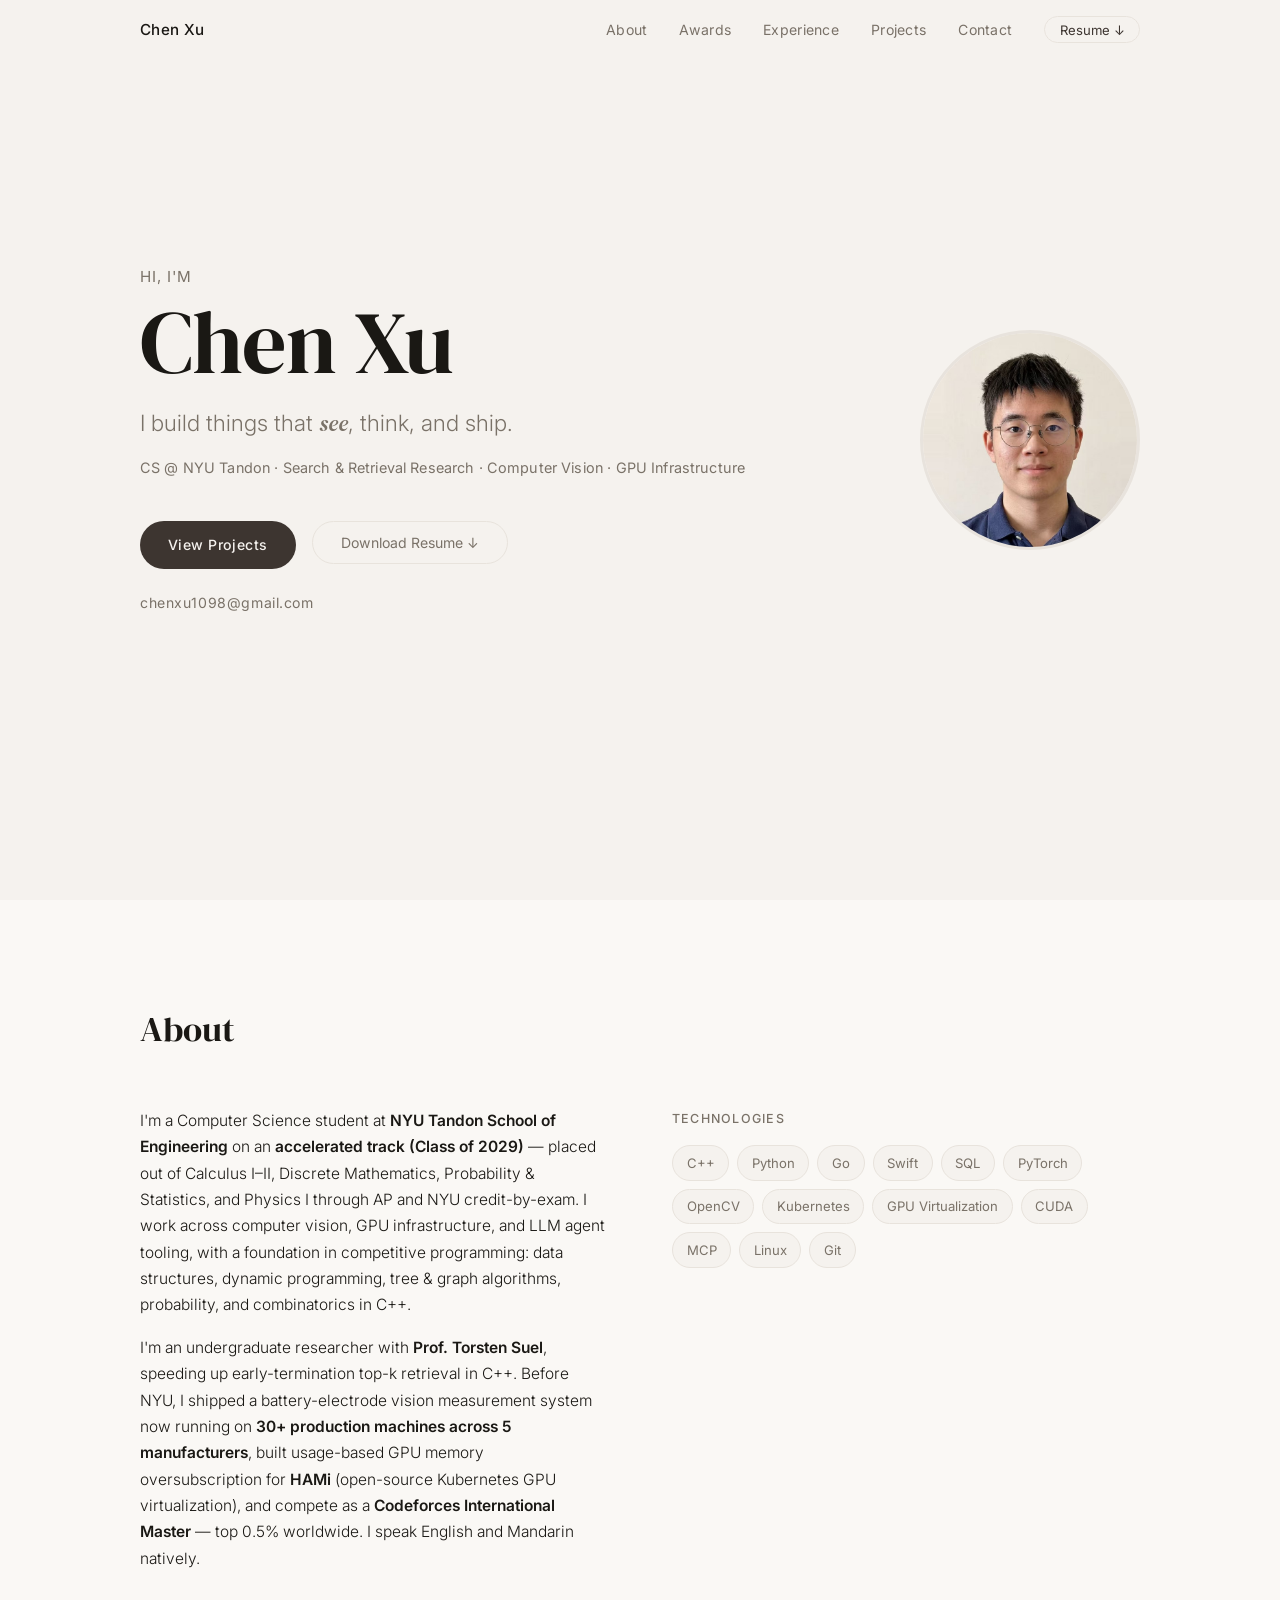
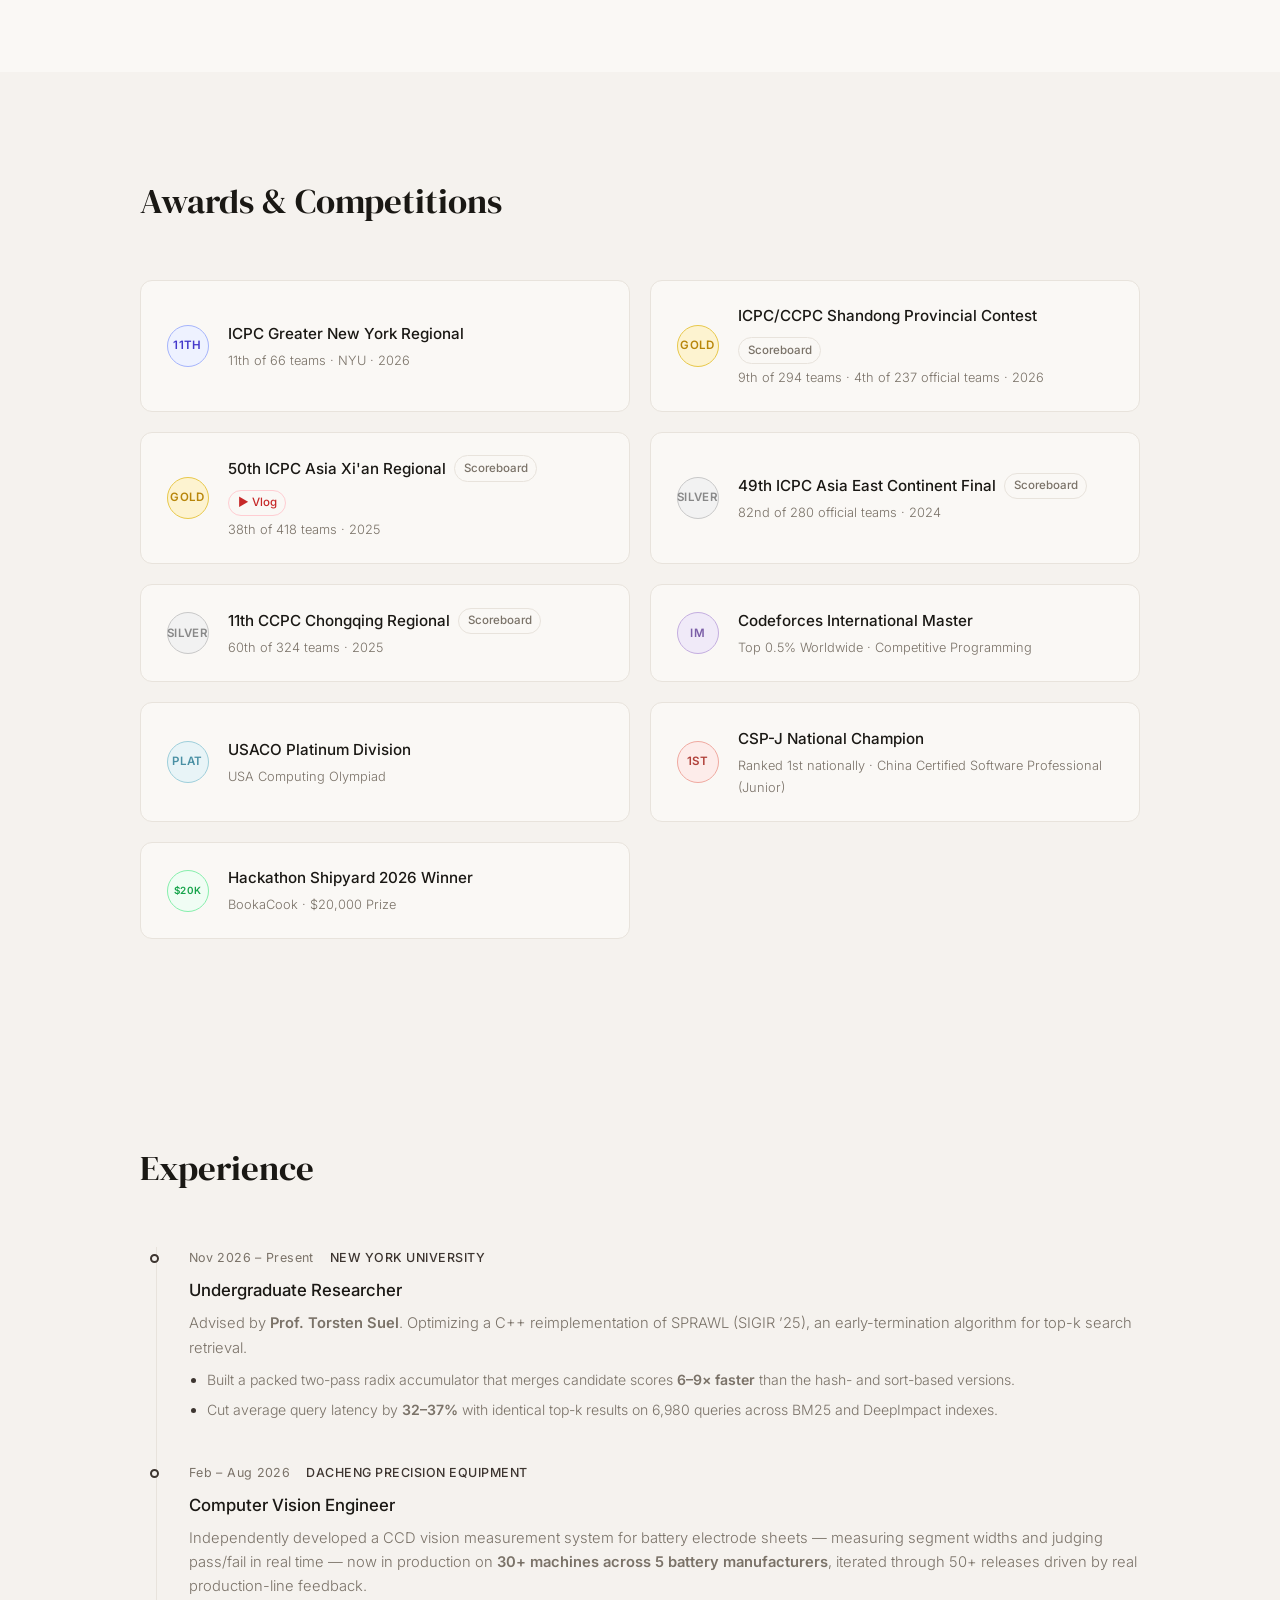
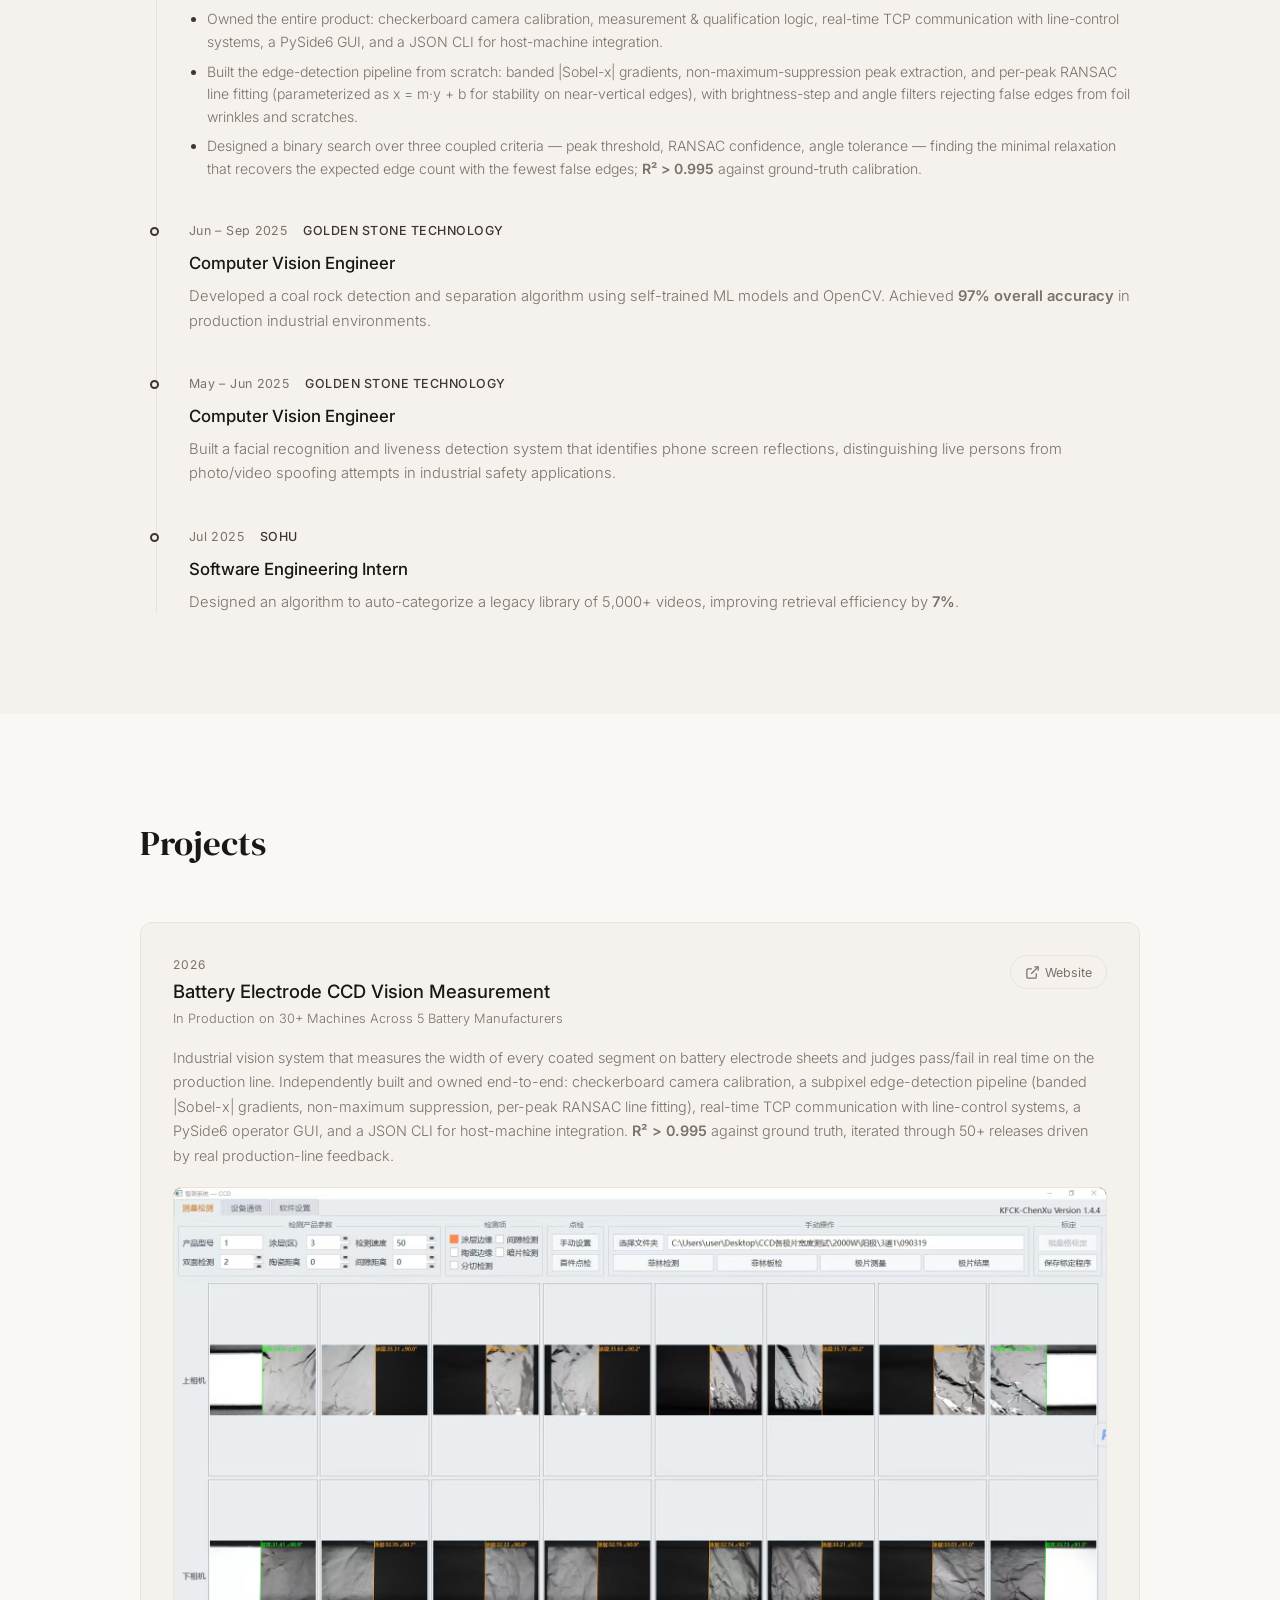
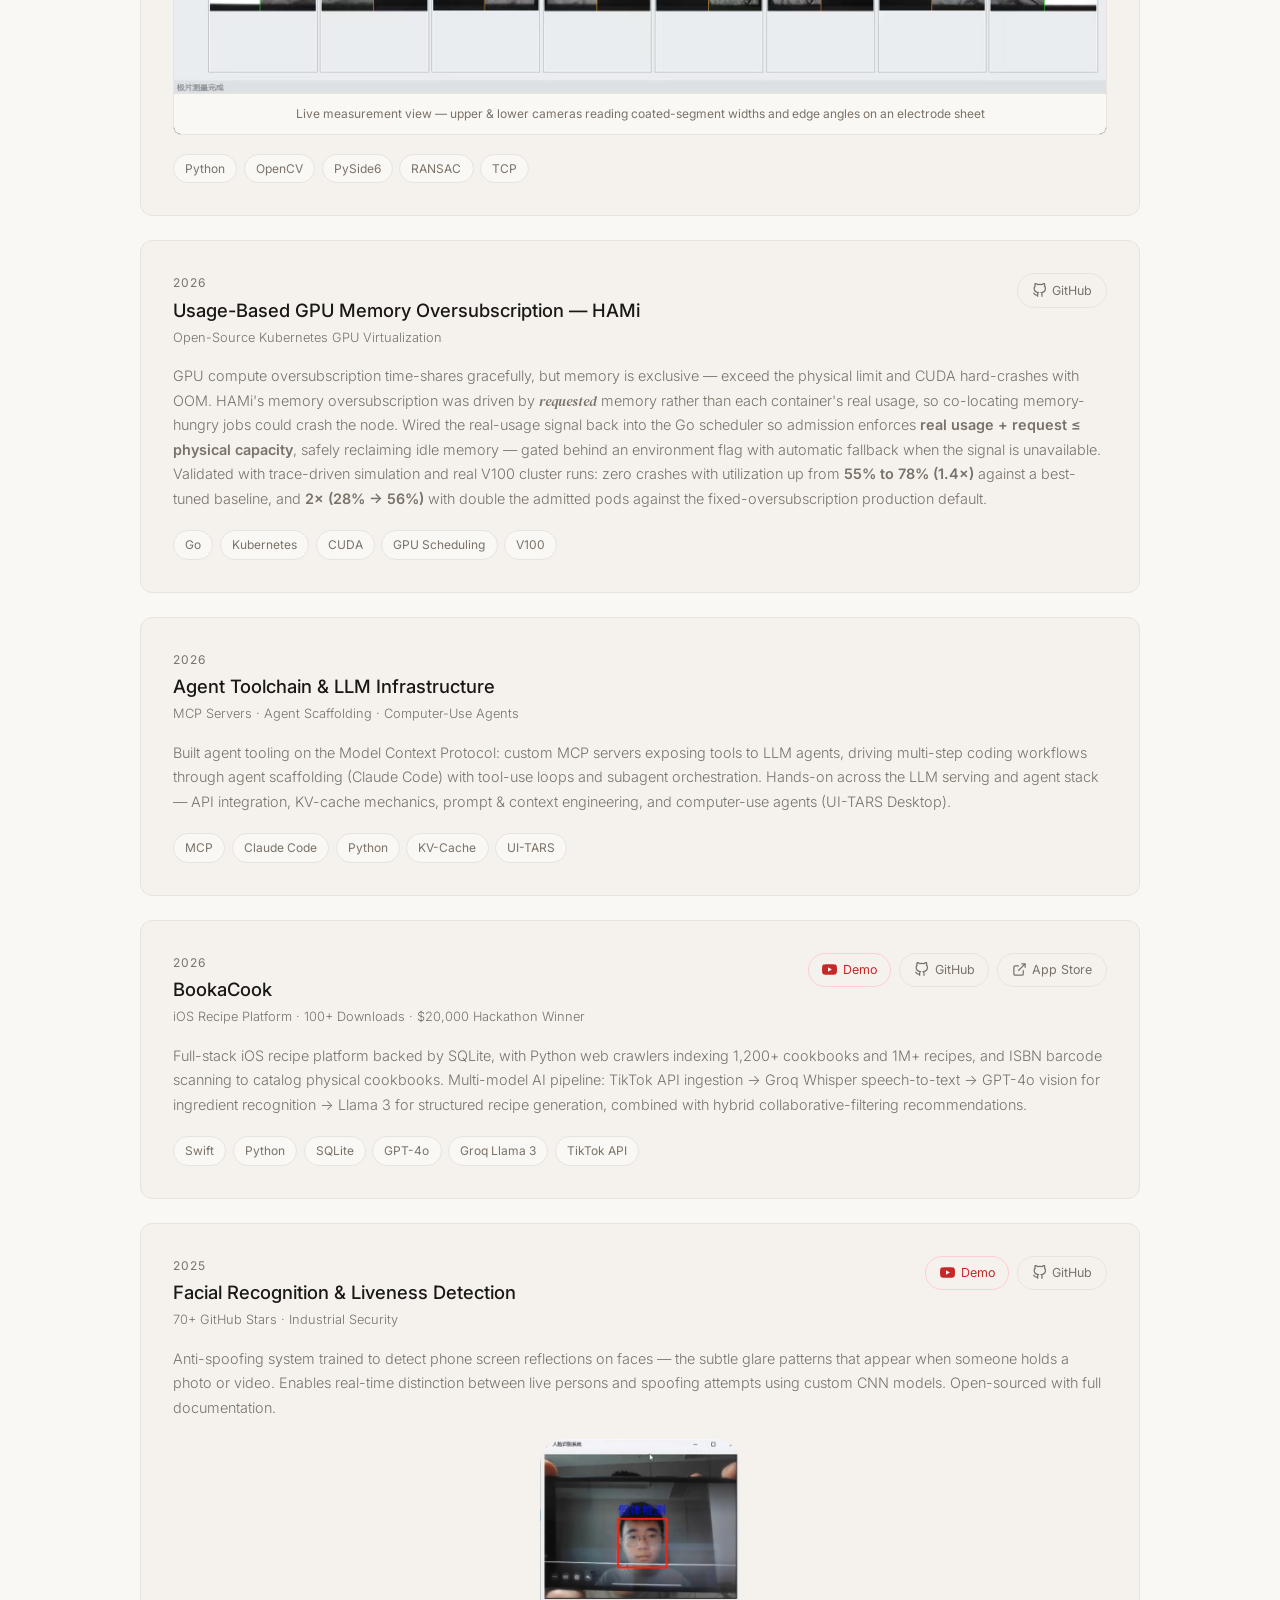
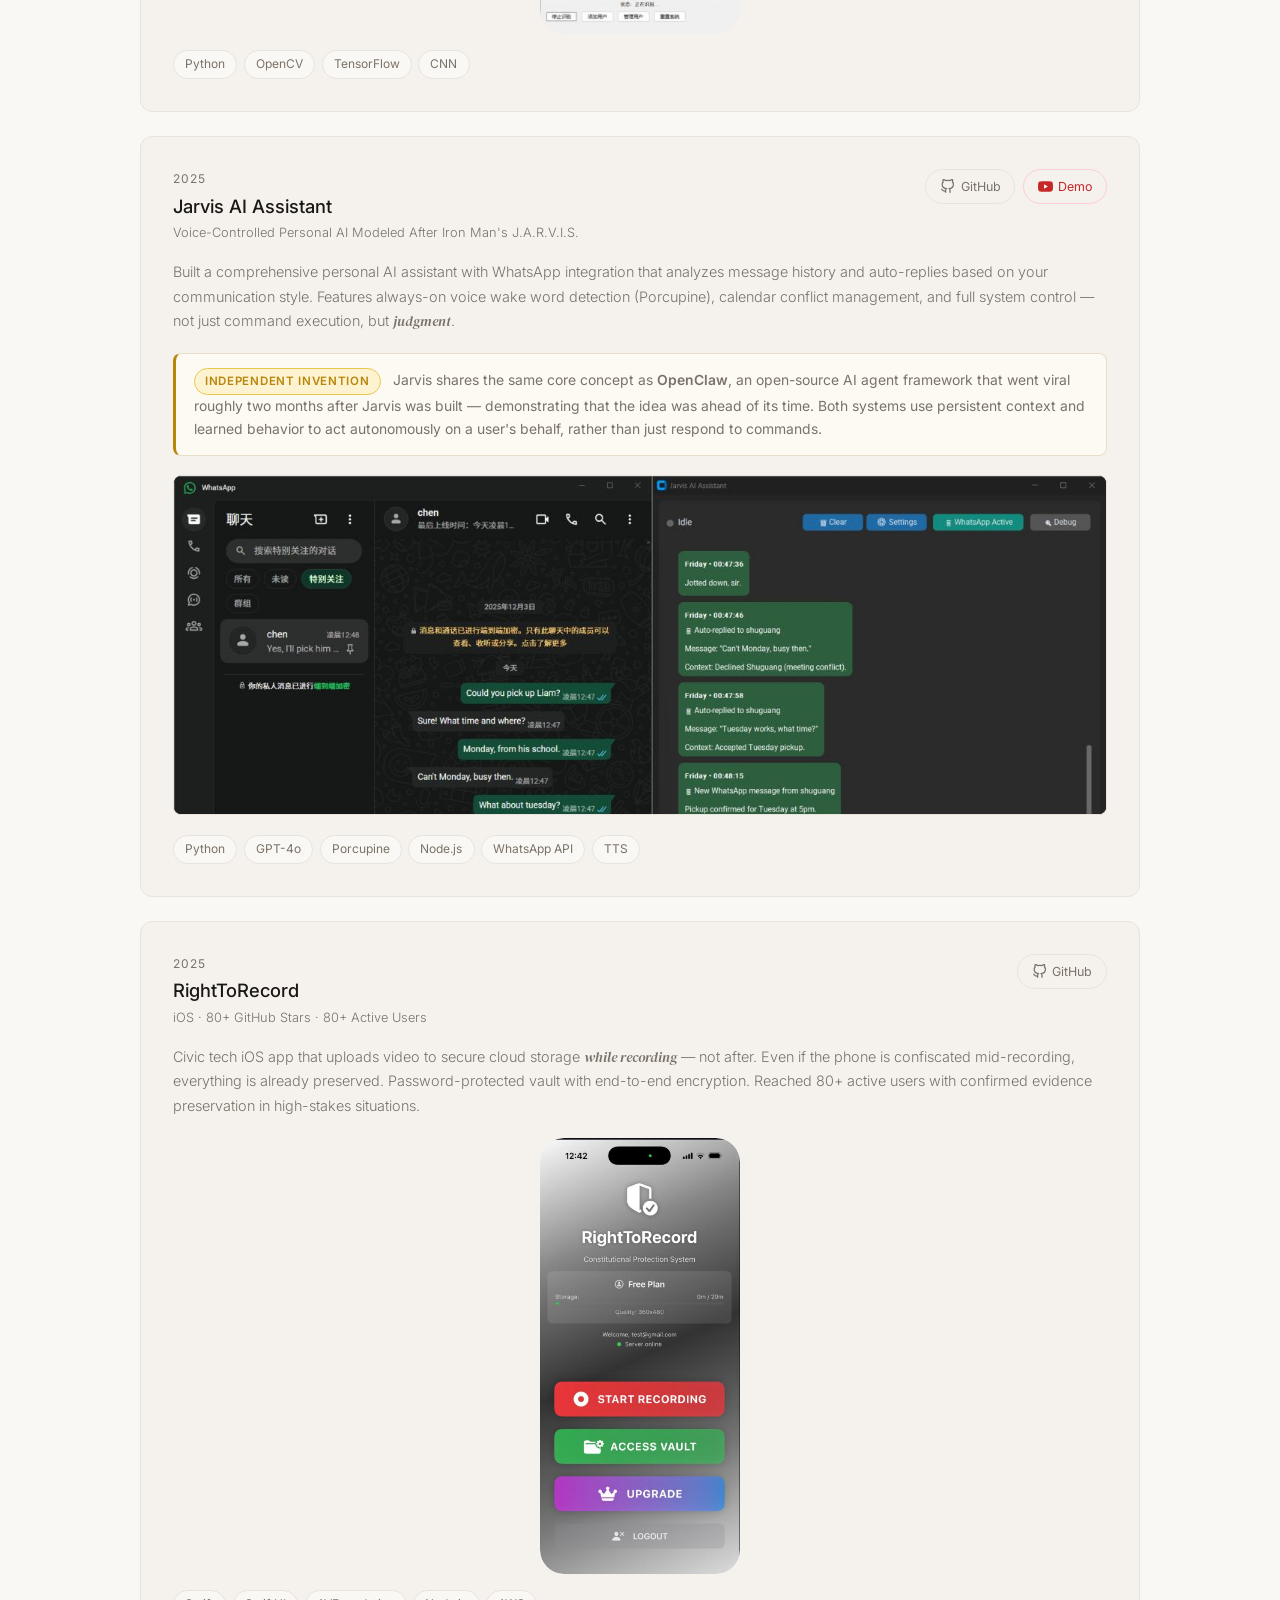
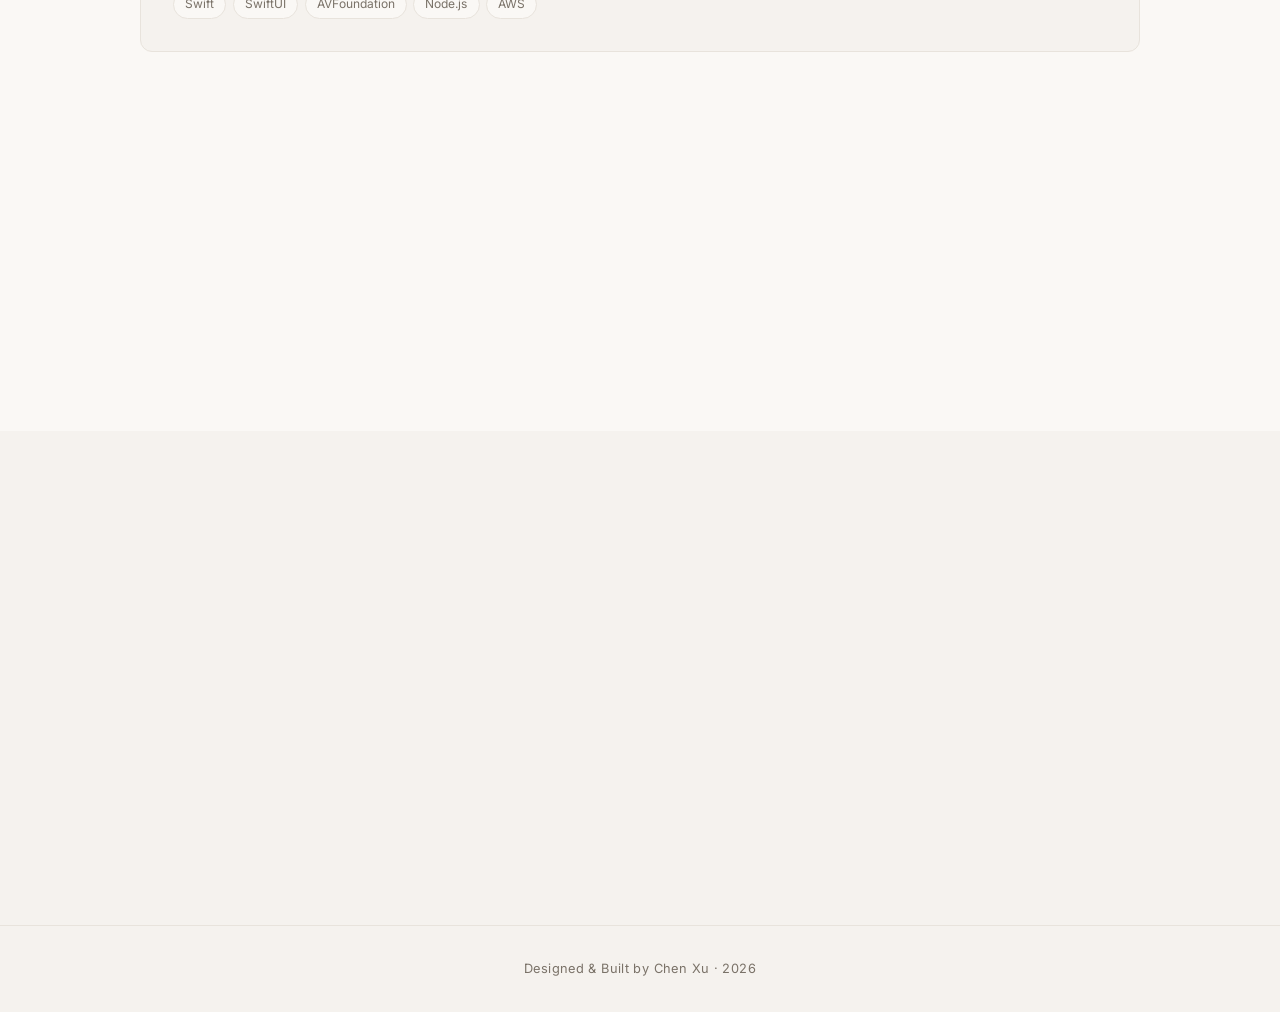
<file: index.html>
<!DOCTYPE html>
<html lang="en">
<head>
  <meta charset="UTF-8" />
  <meta name="viewport" content="width=device-width, initial-scale=1.0" />
  <title>Chen Xu</title>
  <link rel="preconnect" href="https://fonts.googleapis.com" />
  <link rel="preconnect" href="https://fonts.gstatic.com" crossorigin />
  <link href="https://fonts.googleapis.com/css2?family=Inter:wght@300;400;500;600&family=DM+Serif+Display:ital@0;1&display=swap" rel="stylesheet" />
  <link rel="stylesheet" href="style.css" />
</head>
<body>

  <!-- NAV -->
  <nav id="nav">
    <div class="nav-inner">
      <span class="nav-name">Chen Xu</span>
      <ul class="nav-links">
        <li><a href="#about">About</a></li>
        <li><a href="#competitions">Awards</a></li>
        <li><a href="#experience">Experience</a></li>
        <li><a href="#projects">Projects</a></li>
        <li><a href="#contact">Contact</a></li>
        <li class="resume-dd resume-dd-right">
          <button type="button" class="nav-resume resume-dd-toggle" aria-haspopup="true" aria-expanded="false">Resume ↓</button>
          <div class="resume-menu">
            <a href="resume-en.pdf" download="Chen-Xu-Resume.pdf">English <span>PDF</span></a>
            <a href="resume-cn.pdf" download="许琛简历.pdf">中文 · Chinese <span>PDF</span></a>
          </div>
        </li>
      </ul>
    </div>
  </nav>

  <!-- HERO -->
  <section id="hero">
    <div class="hero-inner">
      <div class="hero-text reveal">
        <p class="hero-greeting">Hi, I'm</p>
        <h1 class="hero-name">Chen Xu</h1>
        <p class="hero-tagline">I build things that <em>see</em>, think, and ship.</p>
        <p class="hero-sub">
          CS @ NYU Tandon &middot; Search &amp; Retrieval Research &middot; Computer Vision &middot; GPU Infrastructure
        </p>
        <div class="hero-actions">
          <a href="#projects" class="btn-primary">View Projects</a>
          <div class="resume-dd">
            <button type="button" class="btn-ghost resume-dd-toggle" aria-haspopup="true" aria-expanded="false">Download Resume ↓</button>
            <div class="resume-menu">
              <a href="resume-en.pdf" download="Chen-Xu-Resume.pdf">English <span>PDF</span></a>
              <a href="resume-cn.pdf" download="许琛简历.pdf">中文 · Chinese <span>PDF</span></a>
            </div>
          </div>
        </div>
        <a href="mailto:chenxu1098@gmail.com" class="hero-email" id="heroEmail" aria-label="Email Chen Xu"></a>
      </div>
      <div class="hero-photo reveal delay-1">
        <img src="head.jpg" alt="Chen Xu" />
      </div>
    </div>
  </section>

  <!-- ABOUT -->
  <section id="about">
    <div class="section-inner">
      <h2 class="section-title reveal">About</h2>
      <div class="about-grid">
        <div class="about-text reveal">
          <p>
            I'm a Computer Science student at <strong>NYU Tandon School of Engineering</strong> on an
            <strong>accelerated track (Class of 2029)</strong> — placed out of Calculus I–II, Discrete
            Mathematics, Probability &amp; Statistics, and Physics I through AP and NYU credit-by-exam.
            I work across computer vision, GPU infrastructure, and LLM agent tooling, with a foundation
            in competitive programming: data structures, dynamic programming, tree &amp; graph algorithms,
            probability, and combinatorics in C++.
          </p>
          <p>
            I'm an undergraduate researcher with <strong>Prof. Torsten Suel</strong>, speeding up early-termination
            top-k retrieval in C++. Before NYU, I shipped a battery-electrode vision measurement system now running on <strong>30+ production
            machines across 5 manufacturers</strong>, built usage-based GPU memory oversubscription for
            <strong>HAMi</strong> (open-source Kubernetes GPU virtualization), and compete as a
            <strong>Codeforces International Master</strong> — top 0.5% worldwide. I speak English and
            Mandarin natively.
          </p>
        </div>
        <div class="skills-block reveal delay-1">
          <p class="skills-label">Technologies</p>
          <div class="skills-grid">
            <span>C++</span><span>Python</span><span>Go</span><span>Swift</span><span>SQL</span>
            <span>PyTorch</span><span>OpenCV</span><span>Kubernetes</span><span>GPU Virtualization</span>
            <span>CUDA</span><span>MCP</span><span>Linux</span><span>Git</span>
          </div>
        </div>
      </div>
    </div>
  </section>

  <!-- COMPETITIONS -->
  <section id="competitions">
    <div class="section-inner">
      <h2 class="section-title reveal">Awards &amp; Competitions</h2>
      <div class="comp-grid">
        <div class="comp-item reveal">
          <span class="comp-medal rank">11th</span>
          <div>
            <p class="comp-name">ICPC Greater New York Regional</p>
            <p class="comp-detail">11th of 66 teams &middot; NYU &middot; 2026</p>
          </div>
        </div>
        <div class="comp-item reveal delay-1">
          <span class="comp-medal gold">Gold</span>
          <div>
            <p class="comp-name">ICPC/CCPC Shandong Provincial Contest
              <a href="https://board.xcpcio.com/provincial-contest/2026/shandong" target="_blank" rel="noreferrer" class="comp-board">Scoreboard</a>
            </p>
            <p class="comp-detail">9th of 294 teams &middot; 4th of 237 official teams &middot; 2026</p>
          </div>
        </div>
        <div class="comp-item reveal delay-1">
          <span class="comp-medal gold">Gold</span>
          <div>
            <p class="comp-name">50th ICPC Asia Xi'an Regional
              <a href="https://board.xcpcio.com/icpc/50th/xian" target="_blank" rel="noreferrer" class="comp-board">Scoreboard</a>
              <a href="https://youtu.be/y05GVbBbQ3w" target="_blank" rel="noreferrer" class="comp-vlog">▶ Vlog</a>
            </p>
            <p class="comp-detail">38th of 418 teams &middot; 2025</p>
          </div>
        </div>
        <div class="comp-item reveal">
          <span class="comp-medal silver">Silver</span>
          <div>
            <p class="comp-name">49th ICPC Asia East Continent Final
              <a href="https://board.xcpcio.com/icpc/49th/ecfinal" target="_blank" rel="noreferrer" class="comp-board">Scoreboard</a>
            </p>
            <p class="comp-detail">82nd of 280 official teams &middot; 2024</p>
          </div>
        </div>
        <div class="comp-item reveal delay-1">
          <span class="comp-medal silver">Silver</span>
          <div>
            <p class="comp-name">11th CCPC Chongqing Regional
              <a href="https://board.xcpcio.com/ccpc/11th/chongqing" target="_blank" rel="noreferrer" class="comp-board">Scoreboard</a>
            </p>
            <p class="comp-detail">60th of 324 teams &middot; 2025</p>
          </div>
        </div>
        <div class="comp-item reveal">
          <span class="comp-medal cf">IM</span>
          <div>
            <p class="comp-name">Codeforces International Master</p>
            <p class="comp-detail">Top 0.5% Worldwide &middot; Competitive Programming</p>
          </div>
        </div>
        <div class="comp-item reveal delay-1">
          <span class="comp-medal plat">Plat</span>
          <div>
            <p class="comp-name">USACO Platinum Division</p>
            <p class="comp-detail">USA Computing Olympiad</p>
          </div>
        </div>
        <div class="comp-item reveal">
          <span class="comp-medal champ">1st</span>
          <div>
            <p class="comp-name">CSP-J National Champion</p>
            <p class="comp-detail">Ranked 1st nationally &middot; China Certified Software Professional (Junior)</p>
          </div>
        </div>
        <div class="comp-item reveal">
          <span class="comp-medal hack">$20K</span>
          <div>
            <p class="comp-name">Hackathon Shipyard 2026 Winner</p>
            <p class="comp-detail">BookaCook &middot; $20,000 Prize</p>
          </div>
        </div>
      </div>
    </div>
  </section>

  <!-- EXPERIENCE -->
  <section id="experience">
    <div class="section-inner">
      <h2 class="section-title reveal">Experience</h2>
      <div class="timeline">

        <div class="timeline-item reveal">
          <div class="timeline-meta">
            <span class="timeline-date">Nov 2026 – Present</span>
            <span class="timeline-company">New York University</span>
          </div>
          <div class="timeline-content">
            <h3>Undergraduate Researcher</h3>
            <p>Advised by <strong>Prof. Torsten Suel</strong>. Optimizing a C++ reimplementation of SPRAWL (SIGIR&nbsp;’25), an early-termination algorithm for top-k search retrieval.</p>
            <ul class="timeline-bullets">
              <li>Built a packed two-pass radix accumulator that merges candidate scores <strong>6–9&times; faster</strong> than the hash- and sort-based versions.</li>
              <li>Cut average query latency by <strong>32–37%</strong> with identical top-k results on 6,980 queries across BM25 and DeepImpact indexes.</li>
            </ul>
          </div>
        </div>

        <div class="timeline-item reveal">
          <div class="timeline-meta">
            <span class="timeline-date">Feb – Aug 2026</span>
            <span class="timeline-company">Dacheng Precision Equipment</span>
          </div>
          <div class="timeline-content">
            <h3>Computer Vision Engineer</h3>
            <p>Independently developed a CCD vision measurement system for battery electrode sheets — measuring segment widths and judging pass/fail in real time — now in production on <strong>30+ machines across 5 battery manufacturers</strong>, iterated through 50+ releases driven by real production-line feedback.</p>
            <ul class="timeline-bullets">
              <li>Owned the entire product: checkerboard camera calibration, measurement &amp; qualification logic, real-time TCP communication with line-control systems, a PySide6 GUI, and a JSON CLI for host-machine integration.</li>
              <li>Built the edge-detection pipeline from scratch: banded |Sobel-x| gradients, non-maximum-suppression peak extraction, and per-peak RANSAC line fitting (parameterized as x&nbsp;=&nbsp;m·y&nbsp;+&nbsp;b for stability on near-vertical edges), with brightness-step and angle filters rejecting false edges from foil wrinkles and scratches.</li>
              <li>Designed a binary search over three coupled criteria — peak threshold, RANSAC confidence, angle tolerance — finding the minimal relaxation that recovers the expected edge count with the fewest false edges; <strong>R² &gt; 0.995</strong> against ground-truth calibration.</li>
            </ul>
          </div>
        </div>

        <div class="timeline-item reveal">
          <div class="timeline-meta">
            <span class="timeline-date">Jun – Sep 2025</span>
            <span class="timeline-company">Golden Stone Technology</span>
          </div>
          <div class="timeline-content">
            <h3>Computer Vision Engineer</h3>
            <p>Developed a coal rock detection and separation algorithm using self-trained ML models and OpenCV. Achieved <strong>97% overall accuracy</strong> in production industrial environments.</p>
          </div>
        </div>

        <div class="timeline-item reveal">
          <div class="timeline-meta">
            <span class="timeline-date">May – Jun 2025</span>
            <span class="timeline-company">Golden Stone Technology</span>
          </div>
          <div class="timeline-content">
            <h3>Computer Vision Engineer</h3>
            <p>Built a facial recognition and liveness detection system that identifies phone screen reflections, distinguishing live persons from photo/video spoofing attempts in industrial safety applications.</p>
          </div>
        </div>

        <div class="timeline-item reveal">
          <div class="timeline-meta">
            <span class="timeline-date">Jul 2025</span>
            <span class="timeline-company">Sohu</span>
          </div>
          <div class="timeline-content">
            <h3>Software Engineering Intern</h3>
            <p>Designed an algorithm to auto-categorize a legacy library of 5,000+ videos, improving retrieval efficiency by <strong>7%</strong>.</p>
          </div>
        </div>

      </div>
    </div>
  </section>

  <!-- PROJECTS -->
  <section id="projects">
    <div class="section-inner">
      <h2 class="section-title reveal">Projects</h2>
      <div class="projects-list">

        <!-- CCD ELECTRODE MEASUREMENT -->
        <div class="project-full reveal">
          <div class="project-full-header">
            <div class="project-full-title">
              <span class="project-year">2026</span>
              <h3>Battery Electrode CCD Vision Measurement</h3>
              <p class="project-subtitle">In Production on 30+ Machines Across 5 Battery Manufacturers</p>
            </div>
            <div class="project-full-links">
              <a href="https://chenxu.org" target="_blank" rel="noreferrer" class="link-pill">
                <svg width="15" height="15" viewBox="0 0 24 24" fill="none" stroke="currentColor" stroke-width="2"><path d="M18 13v6a2 2 0 0 1-2 2H5a2 2 0 0 1-2-2V8a2 2 0 0 1 2-2h6"/><polyline points="15 3 21 3 21 9"/><line x1="10" y1="14" x2="21" y2="3"/></svg>
                Website
              </a>
            </div>
          </div>
          <p class="project-desc">Industrial vision system that measures the width of every coated segment on battery electrode sheets and judges pass/fail in real time on the production line. Independently built and owned end-to-end: checkerboard camera calibration, a subpixel edge-detection pipeline (banded |Sobel-x| gradients, non-maximum suppression, per-peak RANSAC line fitting), real-time TCP communication with line-control systems, a PySide6 operator GUI, and a JSON CLI for host-machine integration. <strong>R&sup2; &gt; 0.995</strong> against ground truth, iterated through 50+ releases driven by real production-line feedback.</p>
          <div class="project-demo-img reveal">
            <img src="img/demo_ccd.jpeg" alt="CCD electrode measurement system — upper and lower camera views with live width and angle readouts" loading="lazy" />
            <p class="img-caption">Live measurement view — upper &amp; lower cameras reading coated-segment widths and edge angles on an electrode sheet</p>
          </div>
          <div class="project-tags">
            <span>Python</span><span>OpenCV</span><span>PySide6</span><span>RANSAC</span><span>TCP</span>
          </div>
        </div>

        <!-- HAMI GPU MEMORY OVERSUBSCRIPTION -->
        <div class="project-full reveal">
          <div class="project-full-header">
            <div class="project-full-title">
              <span class="project-year">2026</span>
              <h3>Usage-Based GPU Memory Oversubscription — HAMi</h3>
              <p class="project-subtitle">Open-Source Kubernetes GPU Virtualization</p>
            </div>
            <div class="project-full-links">
              <a href="https://github.com/Project-HAMi/HAMi" target="_blank" rel="noreferrer" class="link-pill">
                <svg width="15" height="15" viewBox="0 0 24 24" fill="none" stroke="currentColor" stroke-width="2"><path d="M9 19c-5 1.5-5-2.5-7-3m14 6v-3.87a3.37 3.37 0 0 0-.94-2.61c3.14-.35 6.44-1.54 6.44-7A5.44 5.44 0 0 0 20 4.77 5.07 5.07 0 0 0 19.91 1S18.73.65 16 2.48a13.38 13.38 0 0 0-7 0C6.27.65 5.09 1 5.09 1A5.07 5.07 0 0 0 5 4.77a5.44 5.44 0 0 0-1.5 3.78c0 5.42 3.3 6.61 6.44 7A3.37 3.37 0 0 0 9 18.13V22"/></svg>
                GitHub
              </a>
            </div>
          </div>
          <p class="project-desc">GPU compute oversubscription time-shares gracefully, but memory is exclusive — exceed the physical limit and CUDA hard-crashes with OOM. HAMi's memory oversubscription was driven by <em>requested</em> memory rather than each container's real usage, so co-locating memory-hungry jobs could crash the node. Wired the real-usage signal back into the Go scheduler so admission enforces <strong>real usage + request &le; physical capacity</strong>, safely reclaiming idle memory — gated behind an environment flag with automatic fallback when the signal is unavailable. Validated with trace-driven simulation and real V100 cluster runs: zero crashes with utilization up from <strong>55% to 78% (1.4&times;)</strong> against a best-tuned baseline, and <strong>2&times; (28% &rarr; 56%)</strong> with double the admitted pods against the fixed-oversubscription production default.</p>
          <div class="project-tags">
            <span>Go</span><span>Kubernetes</span><span>CUDA</span><span>GPU Scheduling</span><span>V100</span>
          </div>
        </div>

        <!-- AGENT TOOLCHAIN -->
        <div class="project-full reveal">
          <div class="project-full-header">
            <div class="project-full-title">
              <span class="project-year">2026</span>
              <h3>Agent Toolchain &amp; LLM Infrastructure</h3>
              <p class="project-subtitle">MCP Servers &middot; Agent Scaffolding &middot; Computer-Use Agents</p>
            </div>
          </div>
          <p class="project-desc">Built agent tooling on the Model Context Protocol: custom MCP servers exposing tools to LLM agents, driving multi-step coding workflows through agent scaffolding (Claude Code) with tool-use loops and subagent orchestration. Hands-on across the LLM serving and agent stack — API integration, KV-cache mechanics, prompt &amp; context engineering, and computer-use agents (UI-TARS Desktop).</p>
          <div class="project-tags">
            <span>MCP</span><span>Claude Code</span><span>Python</span><span>KV-Cache</span><span>UI-TARS</span>
          </div>
        </div>

        <!-- BOOKACOCK -->
        <div class="project-full reveal">
          <div class="project-full-header">
            <div class="project-full-title">
              <span class="project-year">2026</span>
              <h3>BookaCook</h3>
              <p class="project-subtitle">iOS Recipe Platform &middot; 100+ Downloads &middot; $20,000 Hackathon Winner</p>
            </div>
            <div class="project-full-links">
              <a href="https://youtu.be/Rv-Wauw9iv4" target="_blank" rel="noreferrer" class="link-pill link-pill-yt">
                <svg width="15" height="15" viewBox="0 0 24 24" fill="currentColor"><path d="M23.495 6.205a3.007 3.007 0 0 0-2.088-2.088c-1.87-.501-9.396-.501-9.396-.501s-7.507-.01-9.396.501A3.007 3.007 0 0 0 .527 6.205a31.247 31.247 0 0 0-.522 5.805 31.247 31.247 0 0 0 .522 5.783 3.007 3.007 0 0 0 2.088 2.088c1.868.502 9.396.502 9.396.502s7.506 0 9.396-.502a3.007 3.007 0 0 0 2.088-2.088 31.247 31.247 0 0 0 .5-5.783 31.247 31.247 0 0 0-.5-5.805zM9.609 15.601V8.408l6.264 3.602z"/></svg>
                Demo
              </a>
              <a href="https://github.com/Chen1098/bookacook" target="_blank" rel="noreferrer" class="link-pill">
                <svg width="15" height="15" viewBox="0 0 24 24" fill="none" stroke="currentColor" stroke-width="2"><path d="M9 19c-5 1.5-5-2.5-7-3m14 6v-3.87a3.37 3.37 0 0 0-.94-2.61c3.14-.35 6.44-1.54 6.44-7A5.44 5.44 0 0 0 20 4.77 5.07 5.07 0 0 0 19.91 1S18.73.65 16 2.48a13.38 13.38 0 0 0-7 0C6.27.65 5.09 1 5.09 1A5.07 5.07 0 0 0 5 4.77a5.44 5.44 0 0 0-1.5 3.78c0 5.42 3.3 6.61 6.44 7A3.37 3.37 0 0 0 9 18.13V22"/></svg>
                GitHub
              </a>
              <a href="https://apps.apple.com/us/app/book-a-cook/id6758606224" target="_blank" rel="noreferrer" class="link-pill">
                <svg width="15" height="15" viewBox="0 0 24 24" fill="none" stroke="currentColor" stroke-width="2"><path d="M18 13v6a2 2 0 0 1-2 2H5a2 2 0 0 1-2-2V8a2 2 0 0 1 2-2h6"/><polyline points="15 3 21 3 21 9"/><line x1="10" y1="14" x2="21" y2="3"/></svg>
                App Store
              </a>
            </div>
          </div>
          <p class="project-desc">Full-stack iOS recipe platform backed by SQLite, with Python web crawlers indexing 1,200+ cookbooks and 1M+ recipes, and ISBN barcode scanning to catalog physical cookbooks. Multi-model AI pipeline: TikTok API ingestion &rarr; Groq Whisper speech-to-text &rarr; GPT-4o vision for ingredient recognition &rarr; Llama 3 for structured recipe generation, combined with hybrid collaborative-filtering recommendations.</p>
          <div class="project-tags">
            <span>Swift</span><span>Python</span><span>SQLite</span><span>GPT-4o</span><span>Groq Llama 3</span><span>TikTok API</span>
          </div>
        </div>

        <!-- FACIAL RECOGNITION -->
        <div class="project-full reveal">
          <div class="project-full-header">
            <div class="project-full-title">
              <span class="project-year">2025</span>
              <h3>Facial Recognition &amp; Liveness Detection</h3>
              <p class="project-subtitle">70+ GitHub Stars &middot; Industrial Security</p>
            </div>
            <div class="project-full-links">
              <a href="https://youtu.be/XRg5f1uYh4E" target="_blank" rel="noreferrer" class="link-pill link-pill-yt">
                <svg width="15" height="15" viewBox="0 0 24 24" fill="currentColor"><path d="M23.495 6.205a3.007 3.007 0 0 0-2.088-2.088c-1.87-.501-9.396-.501-9.396-.501s-7.507-.01-9.396.501A3.007 3.007 0 0 0 .527 6.205a31.247 31.247 0 0 0-.522 5.805 31.247 31.247 0 0 0 .522 5.783 3.007 3.007 0 0 0 2.088 2.088c1.868.502 9.396.502 9.396.502s7.506 0 9.396-.502a3.007 3.007 0 0 0 2.088-2.088 31.247 31.247 0 0 0 .5-5.783 31.247 31.247 0 0 0-.5-5.805zM9.609 15.601V8.408l6.264 3.602z"/></svg>
                Demo
              </a>
              <a href="https://github.com/Chen1098/Face-Recognition-With-Liveness-Detection-for-Linux-Weston" target="_blank" rel="noreferrer" class="link-pill">
                <svg width="15" height="15" viewBox="0 0 24 24" fill="none" stroke="currentColor" stroke-width="2"><path d="M9 19c-5 1.5-5-2.5-7-3m14 6v-3.87a3.37 3.37 0 0 0-.94-2.61c3.14-.35 6.44-1.54 6.44-7A5.44 5.44 0 0 0 20 4.77 5.07 5.07 0 0 0 19.91 1S18.73.65 16 2.48a13.38 13.38 0 0 0-7 0C6.27.65 5.09 1 5.09 1A5.07 5.07 0 0 0 5 4.77a5.44 5.44 0 0 0-1.5 3.78c0 5.42 3.3 6.61 6.44 7A3.37 3.37 0 0 0 9 18.13V22"/></svg>
                GitHub
              </a>
            </div>
          </div>
          <p class="project-desc">Anti-spoofing system trained to detect phone screen reflections on faces — the subtle glare patterns that appear when someone holds a photo or video. Enables real-time distinction between live persons and spoofing attempts using custom CNN models. Open-sourced with full documentation.</p>
          <div class="project-demo-img phone-img reveal">
            <img src="img/demo_2.jpeg" alt="Facial recognition liveness detection demo" loading="lazy" />
          </div>
          <div class="project-tags">
            <span>Python</span><span>OpenCV</span><span>TensorFlow</span><span>CNN</span>
          </div>
        </div>

        <!-- JARVIS -->
        <div class="project-full reveal">
          <div class="project-full-header">
            <div class="project-full-title">
              <span class="project-year">2025</span>
              <h3>Jarvis AI Assistant</h3>
              <p class="project-subtitle">Voice-Controlled Personal AI Modeled After Iron Man's J.A.R.V.I.S.</p>
            </div>
            <div class="project-full-links">
              <a href="https://github.com/Chen1098/The-Real-Jarvis-From-the-Movies" target="_blank" rel="noreferrer" class="link-pill">
                <svg width="15" height="15" viewBox="0 0 24 24" fill="none" stroke="currentColor" stroke-width="2"><path d="M9 19c-5 1.5-5-2.5-7-3m14 6v-3.87a3.37 3.37 0 0 0-.94-2.61c3.14-.35 6.44-1.54 6.44-7A5.44 5.44 0 0 0 20 4.77 5.07 5.07 0 0 0 19.91 1S18.73.65 16 2.48a13.38 13.38 0 0 0-7 0C6.27.65 5.09 1 5.09 1A5.07 5.07 0 0 0 5 4.77a5.44 5.44 0 0 0-1.5 3.78c0 5.42 3.3 6.61 6.44 7A3.37 3.37 0 0 0 9 18.13V22"/></svg>
                GitHub
              </a>
              <a href="https://youtu.be/HHynzl-zhb4" target="_blank" rel="noreferrer" class="link-pill link-pill-yt">
                <svg width="15" height="15" viewBox="0 0 24 24" fill="currentColor"><path d="M23.495 6.205a3.007 3.007 0 0 0-2.088-2.088c-1.87-.501-9.396-.501-9.396-.501s-7.507-.01-9.396.501A3.007 3.007 0 0 0 .527 6.205a31.247 31.247 0 0 0-.522 5.805 31.247 31.247 0 0 0 .522 5.783 3.007 3.007 0 0 0 2.088 2.088c1.868.502 9.396.502 9.396.502s7.506 0 9.396-.502a3.007 3.007 0 0 0 2.088-2.088 31.247 31.247 0 0 0 .5-5.783 31.247 31.247 0 0 0-.5-5.805zM9.609 15.601V8.408l6.264 3.602z"/></svg>
                Demo
              </a>
            </div>
          </div>
          <p class="project-desc">Built a comprehensive personal AI assistant with WhatsApp integration that analyzes message history and auto-replies based on your communication style. Features always-on voice wake word detection (Porcupine), calendar conflict management, and full system control — not just command execution, but <em>judgment</em>.</p>
          <div class="openclaw-note reveal">
            <span class="openclaw-badge">Independent Invention</span>
            Jarvis shares the same core concept as <strong>OpenClaw</strong>, an open-source AI agent framework that went viral roughly two months after Jarvis was built — demonstrating that the idea was ahead of its time. Both systems use persistent context and learned behavior to act autonomously on a user's behalf, rather than just respond to commands.
          </div>
          <div class="project-demo-img wide-img reveal">
            <img src="img/demo_0.jpeg" alt="Jarvis AI Assistant demo — WhatsApp auto-replies" loading="lazy" />
            <p class="img-caption">Jarvis auto-replying to WhatsApp messages based on learned communication patterns</p>
          </div>
          <div class="project-tags">
            <span>Python</span><span>GPT-4o</span><span>Porcupine</span><span>Node.js</span><span>WhatsApp API</span><span>TTS</span>
          </div>
        </div>

        <!-- RIGHT TO RECORD -->
        <div class="project-full reveal">
          <div class="project-full-header">
            <div class="project-full-title">
              <span class="project-year">2025</span>
              <h3>RightToRecord</h3>
              <p class="project-subtitle">iOS &middot; 80+ GitHub Stars &middot; 80+ Active Users</p>
            </div>
            <div class="project-full-links">
              <a href="https://github.com/Chen1098/RightToRecord-App" target="_blank" rel="noreferrer" class="link-pill">
                <svg width="15" height="15" viewBox="0 0 24 24" fill="none" stroke="currentColor" stroke-width="2"><path d="M9 19c-5 1.5-5-2.5-7-3m14 6v-3.87a3.37 3.37 0 0 0-.94-2.61c3.14-.35 6.44-1.54 6.44-7A5.44 5.44 0 0 0 20 4.77 5.07 5.07 0 0 0 19.91 1S18.73.65 16 2.48a13.38 13.38 0 0 0-7 0C6.27.65 5.09 1 5.09 1A5.07 5.07 0 0 0 5 4.77a5.44 5.44 0 0 0-1.5 3.78c0 5.42 3.3 6.61 6.44 7A3.37 3.37 0 0 0 9 18.13V22"/></svg>
                GitHub
              </a>
            </div>
          </div>
          <p class="project-desc">Civic tech iOS app that uploads video to secure cloud storage <em>while recording</em> — not after. Even if the phone is confiscated mid-recording, everything is already preserved. Password-protected vault with end-to-end encryption. Reached 80+ active users with confirmed evidence preservation in high-stakes situations.</p>
          <div class="project-demo-img phone-img reveal">
            <img src="img/demo_1.jpeg" alt="RightToRecord app screenshot" loading="lazy" />
          </div>
          <div class="project-tags">
            <span>Swift</span><span>SwiftUI</span><span>AVFoundation</span><span>Node.js</span><span>AWS</span>
          </div>
        </div>

        <!-- LLM -->
        <div class="project-full reveal">
          <div class="project-full-header">
            <div class="project-full-title">
              <span class="project-year">2024</span>
              <h3>LLM from Scratch</h3>
              <p class="project-subtitle">Transformer Architecture &middot; Deep Learning</p>
            </div>
            <div class="project-full-links">
              <a href="https://github.com/Chen1098/LLMs" target="_blank" rel="noreferrer" class="link-pill">
                <svg width="15" height="15" viewBox="0 0 24 24" fill="none" stroke="currentColor" stroke-width="2"><path d="M9 19c-5 1.5-5-2.5-7-3m14 6v-3.87a3.37 3.37 0 0 0-.94-2.61c3.14-.35 6.44-1.54 6.44-7A5.44 5.44 0 0 0 20 4.77 5.07 5.07 0 0 0 19.91 1S18.73.65 16 2.48a13.38 13.38 0 0 0-7 0C6.27.65 5.09 1 5.09 1A5.07 5.07 0 0 0 5 4.77a5.44 5.44 0 0 0-1.5 3.78c0 5.42 3.3 6.61 6.44 7A3.37 3.37 0 0 0 9 18.13V22"/></svg>
                GitHub
              </a>
            </div>
          </div>
          <p class="project-desc">Built a custom large language model architecture from the ground up to understand transformer mechanics and computational constraints. Explored hardware-software optimization challenges in deep learning and investigated resource-efficient training methods.</p>
          <div class="project-tags">
            <span>Python</span><span>Transformers</span><span>Deep Learning</span>
          </div>
        </div>

      </div>
    </div>
  </section>

  <!-- CONTACT -->
  <section id="contact">
    <div class="section-inner contact-inner reveal">
      <h2 class="contact-title">Let's work together</h2>
      <p class="contact-sub">Based in New York City. I'm always open to new opportunities, collaborations, or just a good conversation about tech.</p>
      <div class="contact-actions">
        <a href="mailto:chenxu1098@gmail.com" class="btn-primary">Say Hello</a>
        <div class="resume-dd">
          <button type="button" class="btn-ghost resume-dd-toggle" aria-haspopup="true" aria-expanded="false">Download Resume ↓</button>
          <div class="resume-menu">
            <a href="resume-en.pdf" download="Chen-Xu-Resume.pdf">English <span>PDF</span></a>
            <a href="resume-cn.pdf" download="许琛简历.pdf">中文 · Chinese <span>PDF</span></a>
          </div>
        </div>
      </div>
      <div class="social-links">
        <a href="https://github.com/Chen1098" target="_blank" rel="noreferrer">GitHub</a>
        <span>&middot;</span>
        <a href="mailto:chenxu1098@gmail.com">Email</a>
      </div>
    </div>
  </section>

  <!-- FOOTER -->
  <footer>
    <p>Designed &amp; Built by Chen Xu &middot; 2026</p>
  </footer>

  <script src="script.js"></script>
</body>
</html>
</file>
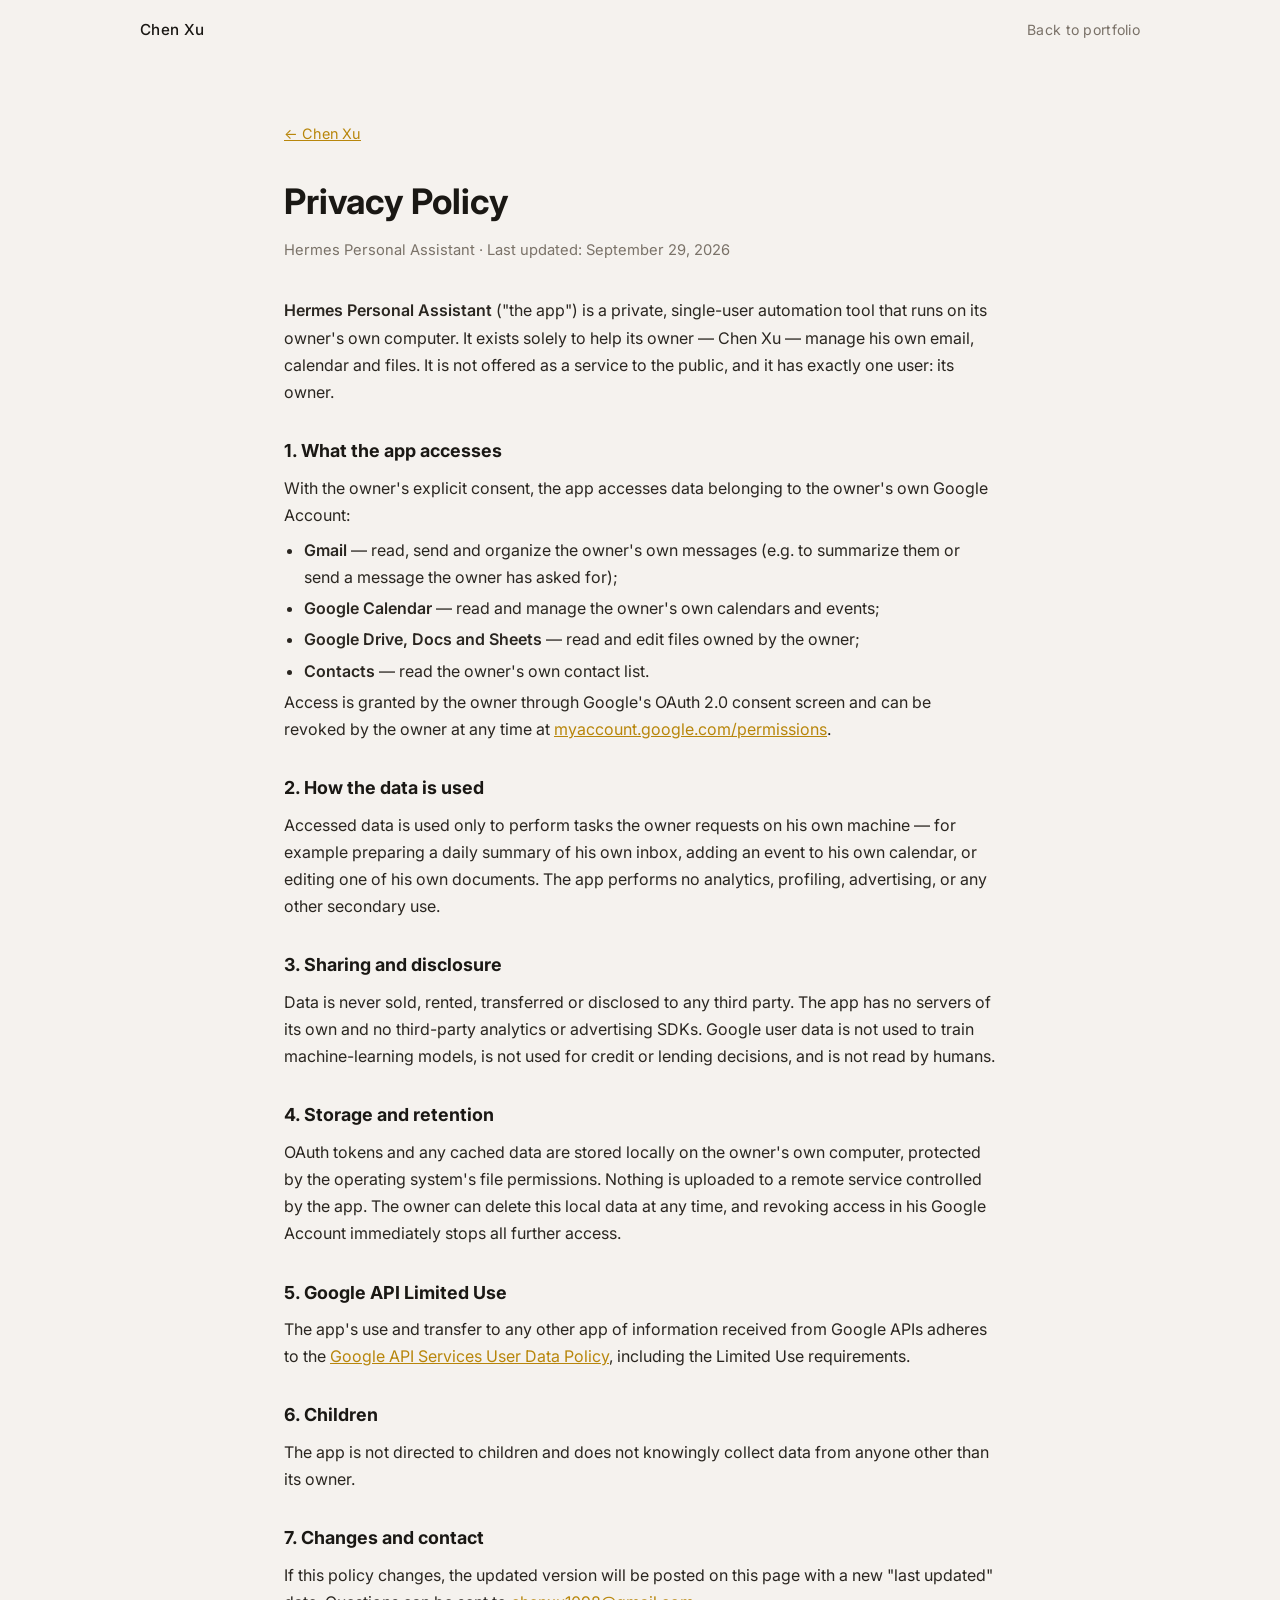
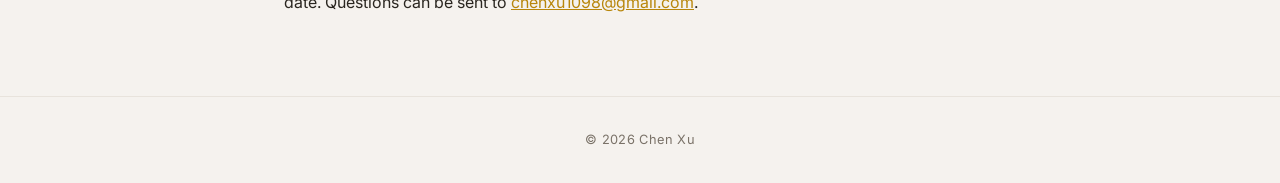
<file: privacy.html>
<!DOCTYPE html>
<html lang="en">
<head>
  <meta charset="UTF-8" />
  <meta name="viewport" content="width=device-width, initial-scale=1.0" />
  <title>Privacy Policy — Hermes Personal Assistant</title>
  <link rel="preconnect" href="https://fonts.googleapis.com" />
  <link rel="preconnect" href="https://fonts.gstatic.com" crossorigin />
  <link href="https://fonts.googleapis.com/css2?family=Inter:wght@300;400;500;600&family=DM+Serif+Display:ital@0;1&display=swap" rel="stylesheet" />
  <link rel="stylesheet" href="style.css" />
  <style>
    .policy { max-width: 760px; margin: 0 auto; padding: 120px 24px 80px; }
    .policy h1 { font-size: 2.2rem; margin-bottom: 6px; }
    .policy .eff { color: var(--muted); font-size: .92rem; margin-bottom: 34px; }
    .policy h2 { font-size: 1.12rem; margin: 30px 0 8px; }
    .policy p, .policy li { color: #2a2620; }
    .policy ul { margin: 8px 0 0 20px; }
    .policy li { margin-bottom: 4px; }
    .policy a { color: var(--gold); text-decoration: underline; }
    .back { display: inline-block; margin-bottom: 26px; color: var(--muted); font-size: .9rem; }
  </style>
</head>
<body>

  <nav id="nav">
    <div class="nav-inner">
      <a class="nav-name" href="index.html">Chen Xu</a>
      <ul class="nav-links">
        <li><a href="index.html">Back to portfolio</a></li>
      </ul>
    </div>
  </nav>

  <main class="policy">
    <a class="back" href="index.html">← Chen Xu</a>
    <h1>Privacy Policy</h1>
    <p class="eff">Hermes Personal Assistant · Last updated: September 29, 2026</p>

    <p>
      <strong>Hermes Personal Assistant</strong> ("the app") is a private, single-user automation tool that runs on
      its owner's own computer. It exists solely to help its owner — Chen Xu — manage his own email, calendar and
      files. It is not offered as a service to the public, and it has exactly one user: its owner.
    </p>

    <h2>1. What the app accesses</h2>
    <p>With the owner's explicit consent, the app accesses data belonging to the owner's own Google Account:</p>
    <ul>
      <li><strong>Gmail</strong> — read, send and organize the owner's own messages (e.g. to summarize them or send a message the owner has asked for);</li>
      <li><strong>Google Calendar</strong> — read and manage the owner's own calendars and events;</li>
      <li><strong>Google Drive, Docs and Sheets</strong> — read and edit files owned by the owner;</li>
      <li><strong>Contacts</strong> — read the owner's own contact list.</li>
    </ul>
    <p>
      Access is granted by the owner through Google's OAuth 2.0 consent screen and can be revoked by the owner at
      any time at <a href="https://myaccount.google.com/permissions" target="_blank" rel="noopener">myaccount.google.com/permissions</a>.
    </p>

    <h2>2. How the data is used</h2>
    <p>
      Accessed data is used only to perform tasks the owner requests on his own machine — for example preparing a
      daily summary of his own inbox, adding an event to his own calendar, or editing one of his own documents.
      The app performs no analytics, profiling, advertising, or any other secondary use.
    </p>

    <h2>3. Sharing and disclosure</h2>
    <p>
      Data is never sold, rented, transferred or disclosed to any third party. The app has no servers of its own and
      no third-party analytics or advertising SDKs. Google user data is not used to train machine-learning models,
      is not used for credit or lending decisions, and is not read by humans.
    </p>

    <h2>4. Storage and retention</h2>
    <p>
      OAuth tokens and any cached data are stored locally on the owner's own computer, protected by the operating
      system's file permissions. Nothing is uploaded to a remote service controlled by the app. The owner can delete
      this local data at any time, and revoking access in his Google Account immediately stops all further access.
    </p>

    <h2>5. Google API Limited Use</h2>
    <p>
      The app's use and transfer to any other app of information received from Google APIs adheres to the
      <a href="https://developers.google.com/terms/api-services-user-data-policy" target="_blank" rel="noopener">Google API Services User Data Policy</a>,
      including the Limited Use requirements.
    </p>

    <h2>6. Children</h2>
    <p>The app is not directed to children and does not knowingly collect data from anyone other than its owner.</p>

    <h2>7. Changes and contact</h2>
    <p>
      If this policy changes, the updated version will be posted on this page with a new "last updated" date.
      Questions can be sent to <a href="mailto:chenxu1098@gmail.com">chenxu1098@gmail.com</a>.
    </p>
  </main>

  <footer>
    <p>© 2026 Chen Xu</p>
  </footer>

</body>
</html>
</file>
<file: style.css>
/* ─── RESET & BASE ─────────────────────────────────────────────── */
*, *::before, *::after { box-sizing: border-box; margin: 0; padding: 0; }

:root {
  --bg:        #f5f2ee;
  --bg-card:   #faf8f5;
  --border:    #e8e3dc;
  --text:      #1a1814;
  --muted:     #7a7268;
  --accent:    #3d3530;
  --gold:      #b8860b;
  --silver:    #888;
  --cf:        #7b5ea7;
  --plat:      #4a90a4;
  --champ:     #b0403a;
  --radius:    12px;
  --shadow:    0 2px 16px rgba(0,0,0,.06);
  --transition: .35s cubic-bezier(.4,0,.2,1);
}

html { scroll-behavior: smooth; }

body {
  font-family: 'Inter', sans-serif;
  background: var(--bg);
  color: var(--text);
  font-size: 16px;
  line-height: 1.7;
  -webkit-font-smoothing: antialiased;
}

a { color: inherit; text-decoration: none; }
em { font-family: 'DM Serif Display', serif; font-style: italic; }
strong { font-weight: 600; }

/* ─── SCROLL REVEAL ────────────────────────────────────────────── */
.reveal {
  opacity: 0;
  transform: translateY(24px);
  transition: opacity .6s ease, transform .6s ease;
}
.reveal.visible {
  opacity: 1;
  transform: none;
}
.delay-1 { transition-delay: .12s; }
.delay-2 { transition-delay: .24s; }

/* ─── NAV ──────────────────────────────────────────────────────── */
#nav {
  position: fixed;
  top: 0; left: 0; right: 0;
  z-index: 100;
  padding: 0 5vw;
  height: 60px;
  display: flex;
  align-items: center;
  background: rgba(245,242,238,.88);
  backdrop-filter: blur(12px);
  border-bottom: 1px solid transparent;
  transition: border-color var(--transition);
}
#nav.scrolled { border-bottom-color: var(--border); }

.nav-inner {
  width: 100%;
  max-width: 1000px;
  margin: 0 auto;
  display: flex;
  align-items: center;
  justify-content: space-between;
}

.nav-name {
  font-weight: 500;
  font-size: .95rem;
  letter-spacing: .02em;
}

.nav-links {
  list-style: none;
  display: flex;
  gap: 2rem;
}
.nav-links a {
  font-size: .88rem;
  color: var(--muted);
  font-weight: 400;
  transition: color var(--transition);
  letter-spacing: .02em;
}
.nav-links a:hover { color: var(--text); }
.nav-resume {
  padding: .3rem .9rem;
  border: 1px solid var(--border);
  border-radius: 100px;
  font-size: .82rem !important;
  color: var(--accent) !important;
  transition: background var(--transition), border-color var(--transition) !important;
}
.nav-resume:hover { background: var(--accent); color: var(--bg) !important; border-color: var(--accent); }

/* ─── RESUME DROPDOWN ──────────────────────────────────────────── */
.resume-dd {
  position: relative;
  display: inline-block;
}
.resume-dd-toggle {
  font-family: inherit;
  background: transparent;
  cursor: pointer;
}
button.btn-ghost { background: transparent; }
.resume-menu {
  position: absolute;
  top: calc(100% + .5rem);
  left: 50%;
  transform: translateX(-50%);
  min-width: 185px;
  background: var(--bg-card);
  border: 1px solid var(--border);
  border-radius: var(--radius);
  box-shadow: 0 8px 28px rgba(0,0,0,.1);
  padding: .4rem;
  z-index: 200;
  opacity: 0;
  visibility: hidden;
  translate: 0 -6px;
  transition: opacity .2s ease, translate .2s ease, visibility .2s;
}
.resume-dd.open .resume-menu {
  opacity: 1;
  visibility: visible;
  translate: 0 0;
}
.resume-dd-right .resume-menu {
  left: auto;
  right: 0;
  transform: none;
}
.resume-menu a {
  display: flex;
  align-items: center;
  justify-content: space-between;
  gap: 1.5rem;
  padding: .55rem .85rem;
  border-radius: 8px;
  font-size: .86rem;
  color: var(--text);
  white-space: nowrap;
  transition: background var(--transition);
}
.resume-menu a:hover { background: var(--bg); }
.resume-menu a span {
  font-size: .7rem;
  color: var(--muted);
  letter-spacing: .06em;
  text-transform: uppercase;
}

/* ─── SECTIONS ─────────────────────────────────────────────────── */
section { padding: 100px 5vw; }
.section-inner {
  max-width: 1000px;
  margin: 0 auto;
}
.section-title {
  font-family: 'DM Serif Display', serif;
  font-size: clamp(1.6rem, 3vw, 2.2rem);
  font-weight: 400;
  margin-bottom: 3rem;
  color: var(--text);
}

/* ─── HERO ─────────────────────────────────────────────────────── */
#hero {
  min-height: 100vh;
  display: flex;
  align-items: center;
  padding-top: 80px;
}

.hero-inner {
  max-width: 1000px;
  margin: 0 auto;
  width: 100%;
  display: grid;
  grid-template-columns: 1fr auto;
  gap: 5rem;
  align-items: center;
}

.hero-greeting {
  font-size: .95rem;
  color: var(--muted);
  margin-bottom: .4rem;
  letter-spacing: .06em;
  text-transform: uppercase;
}

.hero-name {
  font-family: 'DM Serif Display', serif;
  font-size: clamp(3rem, 7vw, 5.5rem);
  font-weight: 400;
  line-height: 1.05;
  margin-bottom: 1rem;
  letter-spacing: -.01em;
}

.hero-tagline {
  font-size: clamp(1.1rem, 2vw, 1.4rem);
  color: var(--muted);
  margin-bottom: .8rem;
  font-weight: 300;
}

.hero-sub {
  font-size: .9rem;
  color: var(--muted);
  margin-bottom: 2.5rem;
  letter-spacing: .01em;
}

.hero-actions {
  display: flex;
  gap: 1rem;
  flex-wrap: wrap;
}

.hero-email {
  display: inline-block;
  margin-top: 1.4rem;
  font-size: .88rem;
  color: var(--muted);
  letter-spacing: .04em;
  font-family: 'Inter', monospace;
  transition: color var(--transition);
}
.hero-email:hover { color: var(--text); }
.hero-email .char {
  display: inline-block;
  opacity: 0;
  transform: translateY(8px);
  animation: charIn .4s ease forwards;
}
@keyframes charIn {
  to { opacity: 1; transform: none; }
}

.hero-photo {
  width: 220px;
  height: 220px;
  flex-shrink: 0;
}
.hero-photo img {
  width: 100%;
  height: 100%;
  object-fit: cover;
  border-radius: 50%;
  border: 3px solid var(--border);
  filter: grayscale(8%);
  transition: filter var(--transition), transform var(--transition);
}
.hero-photo img:hover {
  filter: grayscale(0%);
  transform: scale(1.02);
}

/* ─── BUTTONS ──────────────────────────────────────────────────── */
.btn-primary {
  display: inline-block;
  padding: .75rem 1.75rem;
  background: var(--accent);
  color: var(--bg);
  border-radius: 100px;
  font-size: .88rem;
  font-weight: 500;
  letter-spacing: .03em;
  transition: background var(--transition), transform var(--transition);
}
.btn-primary:hover {
  background: var(--text);
  transform: translateY(-1px);
}

.btn-ghost {
  display: inline-block;
  padding: .75rem 1.75rem;
  border: 1.5px solid var(--border);
  border-radius: 100px;
  font-size: .88rem;
  font-weight: 400;
  color: var(--muted);
  transition: border-color var(--transition), color var(--transition), transform var(--transition);
}
.btn-ghost:hover {
  border-color: var(--accent);
  color: var(--text);
  transform: translateY(-1px);
}

/* ─── ABOUT ────────────────────────────────────────────────────── */
#about { background: var(--bg-card); }

.about-grid {
  display: grid;
  grid-template-columns: 1fr 1fr;
  gap: 4rem;
  align-items: start;
}

.about-text p {
  margin-bottom: 1rem;
  color: var(--text);
  font-weight: 300;
  font-size: .97rem;
}
.about-text p:last-child { margin-bottom: 0; }

.skills-label {
  font-size: .78rem;
  text-transform: uppercase;
  letter-spacing: .1em;
  color: var(--muted);
  margin-bottom: 1rem;
  font-weight: 500;
}

.skills-grid {
  display: flex;
  flex-wrap: wrap;
  gap: .5rem;
}
.skills-grid span {
  font-size: .82rem;
  padding: .35rem .85rem;
  border: 1px solid var(--border);
  border-radius: 100px;
  color: var(--muted);
  background: var(--bg);
  transition: border-color var(--transition), color var(--transition);
}
.skills-grid span:hover {
  border-color: var(--accent);
  color: var(--text);
}

/* ─── EXPERIENCE ───────────────────────────────────────────────── */
.timeline {
  display: flex;
  flex-direction: column;
  gap: 0;
  border-left: 1.5px solid var(--border);
  padding-left: 2rem;
  margin-left: 1rem;
}

.timeline-item {
  position: relative;
  padding-bottom: 2.5rem;
}
.timeline-item:last-child { padding-bottom: 0; }

.timeline-item::before {
  content: '';
  position: absolute;
  left: -2.44rem;
  top: .45rem;
  width: 9px;
  height: 9px;
  border-radius: 50%;
  background: var(--bg);
  border: 2px solid var(--accent);
}

.timeline-meta {
  display: flex;
  align-items: center;
  gap: 1rem;
  margin-bottom: .5rem;
}

.timeline-date {
  font-size: .78rem;
  color: var(--muted);
  letter-spacing: .03em;
}

.timeline-company {
  font-size: .78rem;
  font-weight: 500;
  letter-spacing: .04em;
  text-transform: uppercase;
  color: var(--accent);
}

.timeline-content h3 {
  font-size: 1.05rem;
  font-weight: 500;
  margin-bottom: .4rem;
}

.timeline-content p {
  font-size: .92rem;
  color: var(--muted);
  font-weight: 300;
  line-height: 1.65;
}

.timeline-bullets {
  margin-top: .6rem;
  padding-left: 1.1rem;
  display: flex;
  flex-direction: column;
  gap: .45rem;
}
.timeline-bullets li {
  font-size: .88rem;
  color: var(--muted);
  font-weight: 300;
  line-height: 1.6;
}
.timeline-bullets li::marker { color: var(--accent); }

/* ─── PROJECTS ─────────────────────────────────────────────────── */
#projects { background: var(--bg-card); }

.projects-list {
  display: flex;
  flex-direction: column;
  gap: 1.5rem;
}

.project-full {
  background: var(--bg);
  border: 1px solid var(--border);
  border-radius: var(--radius);
  padding: 2rem;
  transition: box-shadow var(--transition), transform var(--transition), border-color var(--transition);
}
.project-full:hover {
  box-shadow: var(--shadow);
  border-color: #d8d2c8;
}

.project-pair {
  display: grid;
  grid-template-columns: 1fr 1fr;
  gap: 1.5rem;
}

.project-full-header {
  display: flex;
  justify-content: space-between;
  align-items: flex-start;
  gap: 1rem;
  margin-bottom: 1rem;
}

.project-full-title .project-year {
  font-size: .75rem;
  color: var(--muted);
  letter-spacing: .08em;
  text-transform: uppercase;
  display: block;
  margin-bottom: .3rem;
}

.project-full-title h3 {
  font-size: 1.15rem;
  font-weight: 500;
  margin-bottom: .25rem;
  line-height: 1.3;
}

.project-subtitle {
  font-size: .8rem;
  color: var(--muted);
  font-weight: 300;
}

.project-full-links {
  display: flex;
  gap: .5rem;
  flex-shrink: 0;
}

.link-pill {
  display: inline-flex;
  align-items: center;
  gap: .35rem;
  padding: .35rem .85rem;
  border: 1px solid var(--border);
  border-radius: 100px;
  font-size: .78rem;
  color: var(--muted);
  font-weight: 400;
  transition: border-color var(--transition), color var(--transition), background var(--transition);
  white-space: nowrap;
}
.link-pill:hover {
  border-color: var(--accent);
  color: var(--text);
}
.link-pill-yt { border-color: #ffcdd2; color: #c62828; }
.link-pill-yt:hover { background: #fff5f5; border-color: #c62828; color: #c62828; }

.project-desc {
  font-size: .9rem;
  color: var(--muted);
  font-weight: 300;
  line-height: 1.7;
  margin-bottom: 1.2rem;
}

.project-demo-img {
  margin: 1.2rem 0;
  border-radius: 8px;
  overflow: hidden;
  border: 1px solid var(--border);
  background: #111;
}
.project-demo-img img {
  width: 100%;
  height: auto;
  display: block;
  transition: transform .4s ease;
}
.project-demo-img:hover img { transform: scale(1.015); }

.wide-img { max-height: 340px; overflow: hidden; }
.wide-img img { object-fit: cover; object-position: top; height: 340px; }

.phone-img {
  max-width: 200px;
  margin: 1rem auto;
  border-radius: 24px;
  border: none;
  background: none;
}
.phone-img img { border-radius: 24px; }

.sq-img { max-height: 260px; overflow: hidden; }
.sq-img img { object-fit: cover; height: 260px; }

.no-crop { max-height: 260px; }
.no-crop img { object-fit: contain; height: 260px; background: #1a1a1a; }

.openclaw-note {
  margin: 1rem 0 1.2rem;
  padding: .9rem 1.1rem;
  background: #fdfaf4;
  border: 1px solid #e8dfc8;
  border-left: 3px solid var(--gold);
  border-radius: 8px;
  font-size: .87rem;
  color: var(--muted);
  line-height: 1.65;
}
.openclaw-badge {
  display: inline-block;
  font-size: .72rem;
  font-weight: 600;
  letter-spacing: .06em;
  text-transform: uppercase;
  color: var(--gold);
  background: #fdf3d0;
  border: 1px solid #e8c84a;
  border-radius: 100px;
  padding: .18rem .65rem;
  margin-right: .5rem;
  vertical-align: middle;
}

.img-caption {
  font-size: .75rem;
  color: var(--muted);
  text-align: center;
  padding: .6rem 1rem;
  background: var(--bg-card);
  border-top: 1px solid var(--border);
}

.project-year {
  font-size: .78rem;
  color: var(--muted);
  letter-spacing: .06em;
}

.project-tags {
  display: flex;
  flex-wrap: wrap;
  gap: .4rem;
  margin-top: 1rem;
}
.project-tags span {
  font-size: .75rem;
  padding: .22rem .7rem;
  background: var(--bg-card);
  border: 1px solid var(--border);
  border-radius: 100px;
  color: var(--muted);
}

/* ─── COMPETITIONS ─────────────────────────────────────────────── */
.comp-grid {
  display: grid;
  grid-template-columns: 1fr 1fr;
  gap: 1.25rem;
}

.comp-item {
  display: flex;
  align-items: center;
  gap: 1.2rem;
  padding: 1.4rem 1.6rem;
  border: 1px solid var(--border);
  border-radius: var(--radius);
  background: var(--bg-card);
  transition: box-shadow var(--transition), transform var(--transition);
}
.comp-item:hover {
  box-shadow: var(--shadow);
  transform: translateY(-2px);
}

.comp-medal {
  width: 42px;
  height: 42px;
  border-radius: 50%;
  display: flex;
  align-items: center;
  justify-content: center;
  font-size: .72rem;
  font-weight: 600;
  letter-spacing: .03em;
  flex-shrink: 0;
  text-transform: uppercase;
}
.comp-medal.gold   { background: #fdf3d0; color: var(--gold); border: 1.5px solid #e8c84a; }
.comp-medal.silver { background: #f2f2f2; color: var(--silver); border: 1.5px solid #c8c8c8; }
.comp-medal.cf     { background: #f0eaf8; color: var(--cf); border: 1.5px solid #c4aee0; }
.comp-medal.plat   { background: #e8f4f7; color: var(--plat); border: 1.5px solid #9ecfdb; }
.comp-medal.hack   { background: #f0fdf4; color: #16a34a; border: 1.5px solid #86efac; font-size: .62rem; }
.comp-medal.champ  { background: #fdecea; color: var(--champ); border: 1.5px solid #f0a9a0; }
.comp-medal.rank   { background: #eef2ff; color: #4338ca; border: 1.5px solid #a5b4fc; }

.comp-name {
  font-size: .95rem;
  font-weight: 500;
  margin-bottom: .2rem;
  display: flex;
  align-items: center;
  flex-wrap: wrap;
  gap: .5rem;
}
.comp-vlog {
  font-size: .72rem;
  color: #c62828;
  font-weight: 500;
  padding: .15rem .55rem;
  border: 1px solid #ffcdd2;
  border-radius: 100px;
  transition: background var(--transition);
  white-space: nowrap;
}
.comp-vlog:hover { background: #fff5f5; }
.comp-board {
  font-size: .72rem;
  color: var(--muted);
  font-weight: 500;
  padding: .15rem .55rem;
  border: 1px solid var(--border);
  border-radius: 100px;
  transition: background var(--transition), color var(--transition);
  white-space: nowrap;
}
.comp-board:hover { background: var(--bg); color: var(--text); }
.comp-detail {
  font-size: .8rem;
  color: var(--muted);
  font-weight: 300;
}

.contact-actions {
  display: flex;
  gap: 1rem;
  justify-content: center;
  flex-wrap: wrap;
  margin-bottom: 1.5rem;
}

/* ─── CONTACT ──────────────────────────────────────────────────── */
#contact { text-align: center; }

.contact-inner {
  max-width: 600px;
  margin: 0 auto;
}

.contact-title {
  font-family: 'DM Serif Display', serif;
  font-size: clamp(2rem, 4vw, 3rem);
  font-weight: 400;
  margin-bottom: 1rem;
}

.contact-sub {
  color: var(--muted);
  font-weight: 300;
  margin-bottom: 2.5rem;
  font-size: .97rem;
}

.social-links {
  margin-top: 2rem;
  display: flex;
  justify-content: center;
  align-items: center;
  gap: .75rem;
  color: var(--muted);
  font-size: .88rem;
}
.social-links a {
  color: var(--muted);
  transition: color var(--transition);
}
.social-links a:hover { color: var(--text); }

/* ─── FOOTER ───────────────────────────────────────────────────── */
footer {
  text-align: center;
  padding: 2rem 5vw;
  border-top: 1px solid var(--border);
  font-size: .8rem;
  color: var(--muted);
  letter-spacing: .03em;
}

/* ─── RESPONSIVE ───────────────────────────────────────────────── */
@media (max-width: 768px) {
  .hero-inner {
    grid-template-columns: 1fr;
    text-align: center;
    gap: 2.5rem;
  }
  .hero-photo {
    width: 160px;
    height: 160px;
    margin: 0 auto;
    order: -1;
  }
  .hero-actions { justify-content: center; }
  .about-grid,
  .comp-grid,
  .project-pair { grid-template-columns: 1fr; }
  .nav-links { display: none; }
  .wide-img { max-height: 200px; }
  .wide-img img { height: 200px; }
}
</file>
